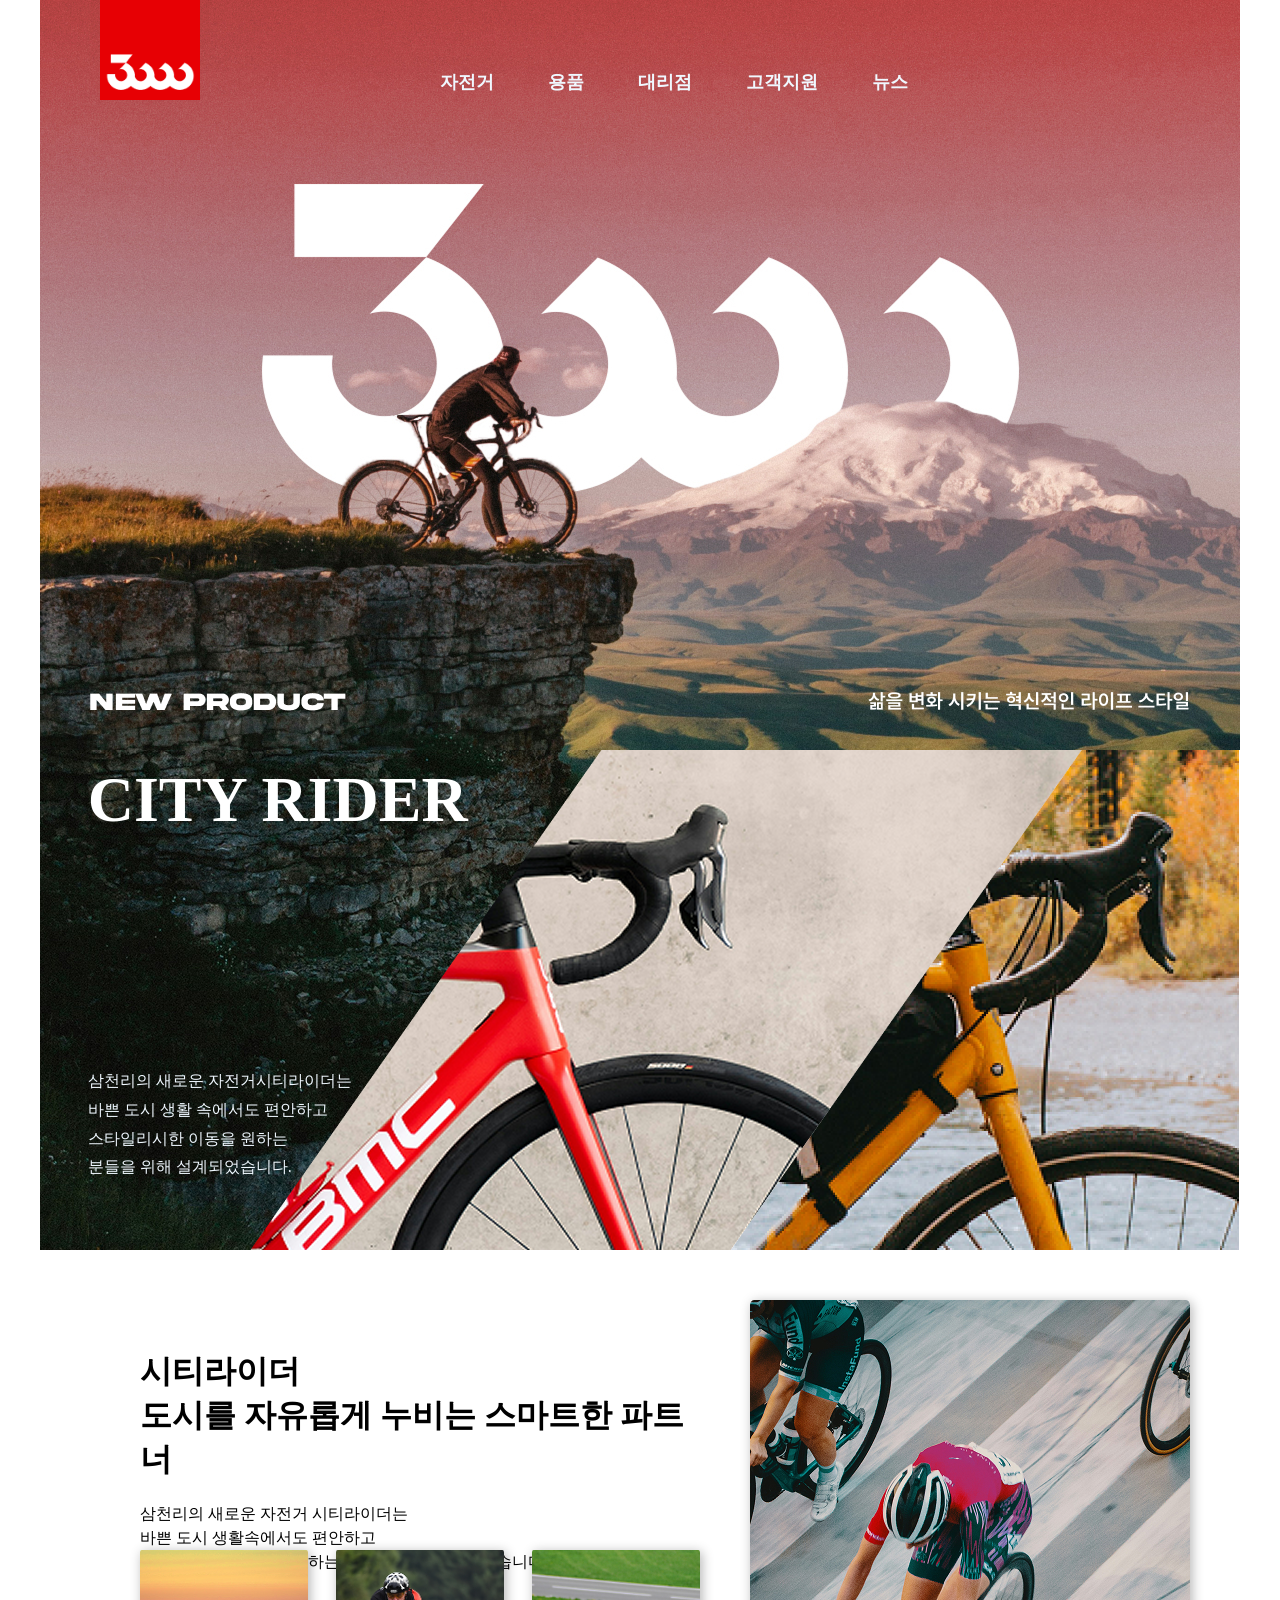
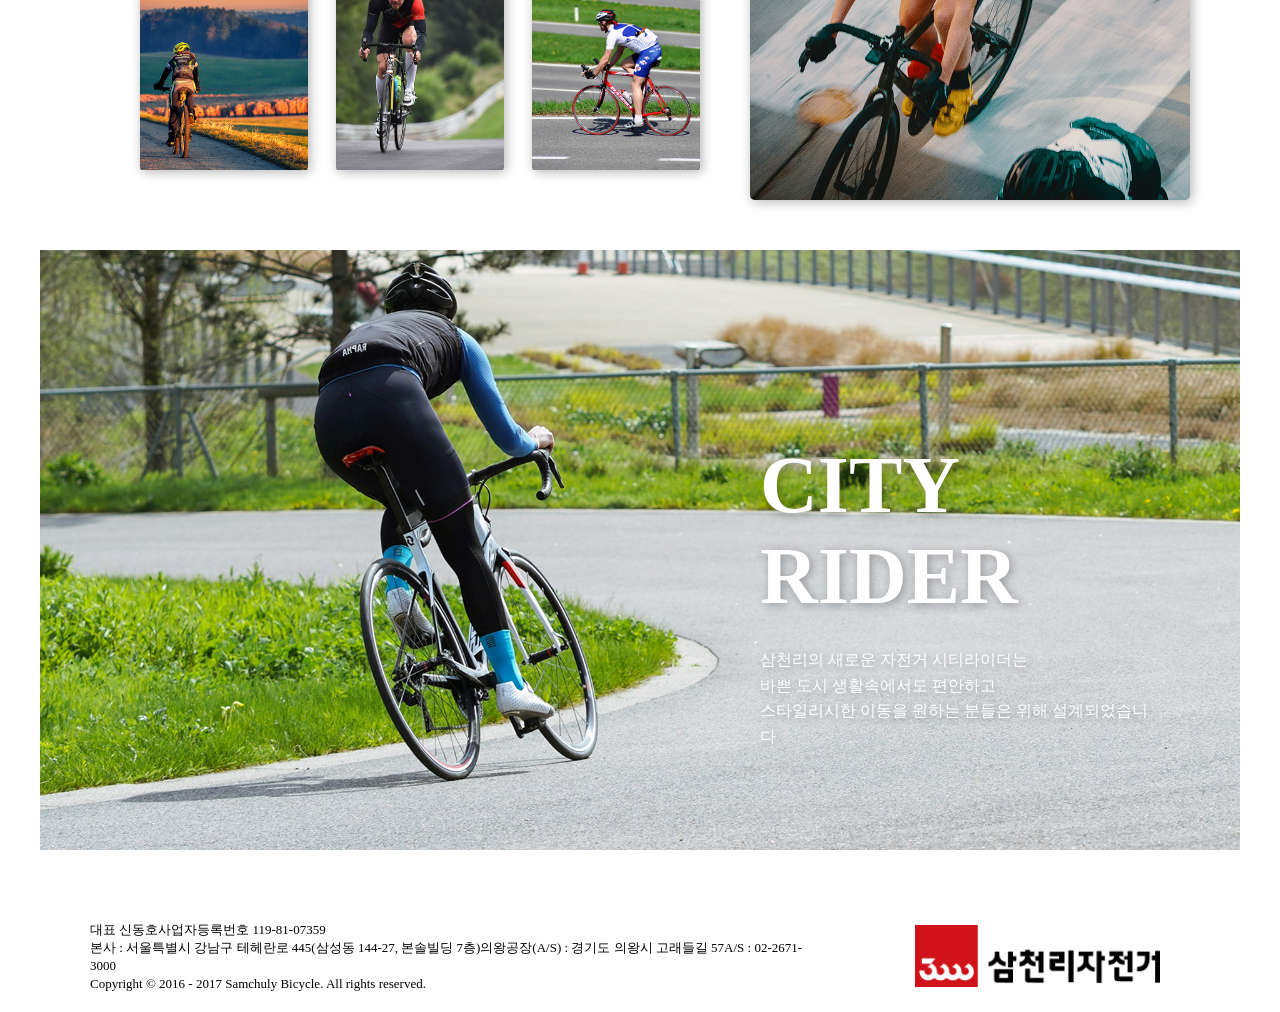
<file: project1_sever/index.html>
<!DOCTYPE html>
<html lang="en">
  <head>
    <meta charset="UTF-8" />
    <meta name="viewport" content="width=device-width, initial-scale=1.0" />
    <title>Document</title>
    <link rel="preconnect" href="https://fonts.googleapis.com" />
    <link rel="preconnect" href="https://fonts.gstatic.com" crossorigin />
    <link
      href="https://fonts.googleapis.com/css2?family=Black+Han+Sans&family=Noto+Sans+KR:wght@100..900&display=swap"
      rel="stylesheet"
    />
    <link rel="stylesheet" href="main.css" />
    <style></style>
  </head>

  <body>
    <div class="wrap">
      <main>
        <header class="wrap">
          <div class="logo"></div>
          <nav>
            <ul>
              <li>자전거</li>
              <li>용품</li>
              <li>대리점</li>
              <li>고객지원</li>
              <li>뉴스</li>
            </ul>
          </nav>
        </header>
      </main>
      <!--main 끝나는곳-->

      <div class="product">
        <div class="product_set">
          <div class="product_color">
            <img src="img/product_color3.jpg" />
            <div class="product_text">CITY RIDER</div>
            <div class="product_text2">
              삼천리의 새로운 자전거시티라이더는<br />
              바쁜 도시 생활 속에서도 편안하고<br />
              스타일리시한 이동을 원하는<br />
              분들을 위해 설계되었습니다.
            </div>
          </div>
          <div class="product_image"><img src="img/c2-2.png" /></div>
          <div class="product_image2"><img src="img/c3-3.png" /></div>
        </div>
      </div>
      <!--product 끝나는곳-->

      <div class="news">
        <div class="news_left">
          <div class="news_text">
            <h2>시티라이더<br />도시를 자유롭게 누비는 스마트한 파트너</h2>
            <p>
              삼천리의 새로운 자전거 시티라이더는 <br />바쁜 도시 생활속에서도
              편안하고 <br />스타일리시한 이동을 원하는 분들은 위해
              설계되었습니다
            </p>
          </div>
          <div class="news_image">
            <div class="news_image1"></div>
            <div class="news_image2"></div>
            <div class="news_image3"></div>
          </div>
        </div>

        <div class="news_right"></div>
      </div>
      <!--news 끝나는곳-->

      <div class="banner">
        <div class="banner_image2"></div>
        <div class="banner_text">
          CITY RIDER
          <p>
            삼천리의 새로운 자전거 시티라이더는 <br />바쁜 도시 생활속에서도
            편안하고 <br />스타일리시한 이동을 원하는 분들은 위해 설계되었습니다
          </p>
        </div>
      </div>

      <footer>
        <div class="footer_box">
          <div class="footer_text">
            <span
              >대표 신동호사업자등록번호 119-81-07359 <br />
              본사 : 서울특별시 강남구 테헤란로 445(삼성동 144-27, 본솔빌딩
              7층)의왕공장(A/S) : 경기도 의왕시 고래들길 57A/S : 02-2671-3000
              <br />
              Copyright © 2016 - 2017 Samchuly Bicycle. All rights
              reserved.</span
            >
          </div>
          <div class="footer_logo"></div>
        </div>
      </footer>
    </div>
    <!--warp 끝나는곳-->
  </body>
</html>
</file>
<file: project1_sever/main.css>
* {
  margin: 0;
  padding: 0;
  box-sizing: border-box;
}
a {
  color: black;
  text-decoration: none;
}
li {
  list-style: none;
}
.wrap {
  max-width: 1200px;
  margin: auto;
  font-family: "Pretendard";
}

main {
  background-image: url(img/bg3.jpg);
  background-repeat: no-repeat;
  width: 100%;
  height: 750px;
}

header {
  display: flex;
  justify-content: start;
  height: 100px;
}

.logo {
  background-image: url(img/logo.png);
  background-size: cover;
  height: 100px;
  width: 100px;
  margin-left: 5%;
}

nav {
  margin-left: 240px;
  padding-top: 70px;
}
nav ul {
  width: max-content;
  word-spacing: 50px;
}
nav li {
  display: inline-block;
  font-size: 1.125rem;
  font-weight: bold;
  color: aliceblue;
}

.product_set {
  position: relative;
  height: 500px;
  display: flex;
  justify-content: space-between;
}

.product_text {
  width: 400px;
  position: absolute;
  top: 10%; /* 상단 기준 위치 */
  left: 62%;
  transform: translate(-50%, -50%); /* 정중앙 정렬 */
  font-size: 4rem;
  font-weight: bold;
  color: rgb(255, 255, 255);
}

.product_text2 {
  width: 400px;
  position: absolute;
  top: 75%; /* 상단 기준 위치 */
  left: 62%;
  transform: translate(-50%, -50%); /* 정중앙 정렬 */
  color: aliceblue;
  font-size: 1rem;
  line-height: 180%;
}

.product_color {
  position: relative;
  z-index: 1;
  width: 33.3%;
}

.product_image {
  position: absolute;
  left: 210px;
  z-index: 2;
  width: 33.3%;
}

.product_image2 {
  position: relative;
  right: 110px;
  z-index: 3;
  width: 33.3%;
}

.news {
  height: 500px;
  display: flex;
  justify-content: space-between;
  margin: 50px;
}
.news_right {
  background-image: url(img/news_right2.jpg);
  width: 40%;
  border-radius: 1%;
  box-shadow: 2px 2px 12px rgba(8, 8, 8, 0.3);
}

.news_left {
  width: 60%;
}
.news_text {
  height: 150px;
  margin: 50px 50px;
}

.news_text h2 {
  font-size: 2rem;
  color: rgb(0, 0, 0);
}
.news_text p {
  font-size: 1rem;
  line-height: 150%;
  padding-top: 20px;
}

.news_image {
  height: 220px;
  margin: 0px 50px;
  display: flex;
  justify-content: space-between;
}
.news_image1,
.news_image2,
.news_image3 {
  background-repeat: no-repeat;
  background-size: cover;
  height: 100%;
  width: 30%;
  border-radius: 1%;
  box-shadow: 2px 2px 12px rgba(8, 8, 8, 0.3);
}

.news_image1 {
  background-image: url(img/news_image1-2.png);
  background-position: center;
}
.news_image2 {
  background-image: url(img/news_image2-2.png);
  background-position: center;
}
.news_image3 {
  background-image: url(img/news_image3-3.png);
  background-position: center;
}

.banner {
  position: relative;
  background-image: url(img/banner3.png);
  background-size: cover;
  background-position: bottom;
  height: 600px;
}
.banner_text {
  color: rgb(255, 255, 255);
  padding: 190px 720px;
  font-size: 5rem;
  font-weight: bolder;
  text-shadow: 2px 2px 10px rgba(0, 0, 0, 0.3);
}
.banner_text p {
  padding-top: 25px;
  line-height: 160%;
  width: 400px;
  font-size: 1rem;
  font-weight: 400;
}

.banner_image2 {
  position: absolute;
  top: 100px; /* 수직 위치 조정 */
  left: 200px; /* 수평 위치 조정 */
  width: 400px;
  height: 250px;
  background-size: cover;
}

footer {
  height: 150px;
  padding: 15px 0px;
}
.footer_box {
  display: flex;
  flex-direction: row;
  align-items: center;
  height: auto; /* 부모 요소의 높이를 자동으로 조정 */
  padding: 20px 0; /* 여백 추가 */
}

.footer_text {
  margin-left: 50px;
  margin-right: 100px;
  padding-top: 35px;
}

.footer_text span {
  font-size: 13px;
  line-height: 120%;
}

.footer_logo {
  height: 63px;
  width: 250px;
  background-image: url(img/footer_logo.png);
  background-repeat: no-repeat;
  background-size: contain;
  margin-right: 80px;
  margin-top: 35px;
}

@media screen and (max-width: 600px) {
  .wrap {
    max-width: 100%;
    padding: 0 20px;
  }

  header {
    flex-direction: row;
    justify-content: start;
    align-items: center;
    height: auto;
    text-align: left;
  }

  .logo {
    width: 60px;
    height: 60px;
    margin-left: 5%;
    position: absolute;
    top: 0px;
    left: 20px;
  }

  nav {
    margin-left: 110px;
    padding-top: 32px;
  }

  nav ul {
    display: flex;
    align-items: center;
    gap: 20px;
  }

  nav li {
    font-size: 1.4rem;
  }

  main {
    height: 400px;
    background-image: url(img/mobile-bg.png);
    background-size: cover;
    background-position: left;
  }

  .product_set {
    flex-direction: column;
    align-items: center;
    height: auto; /* 높이 자동 조정 */
  }

  .product_color,
  .product_image,
  .product_image2 {
    width: 100%;
    max-width: 100%; /* 최대 너비 제한 */
    position: static; /* absolute 제거 */
  }

  .product_color {
    z-index: 1;
    position: relative; /* 상대적인 위치 지정 */
  }

  .product_text {
    z-index: 3;
    color: black;
    text-align: center; /* 텍스트 가운데 정렬 */
    position: absolute; /* 절대 위치 */
    top: 30%; /* 상단 위치 조정 */
    left: 21%;
    transform: translateX(-50%); /* 수평 가운데 정렬 */
    color: rgb(255, 255, 255);
    font-size: 1.75rem;
  }

  .product_text2 {
    z-index: 2;
    color: black;
    position: absolute; /* 절대 위치 */
    top: 30%; /* 상단 위치 조정 */
    left: 85%;
    transform: translateX(-50%); /* 수평 가운데 정렬 */
    font-size: 0.9rem; /* 작은 텍스트 크기 */
    line-height: 1.6; /* 줄 간격 조정 */
    color: rgb(255, 255, 255);
  }

  .product_color img {
    content: url(img/product_color5.jpg);
  }

  .product_image img {
    content: url("img/mobile-product1.jpg"); /* 첫 번째 이미지 */
  }

  .product_image2 img {
    content: url("img/123456.jpg"); /* 두 번째 이미지 */
  }

  .product_color img,
  .product_image img,
  .product_image2 img {
    max-width: 100%; /* 이미지가 컨테이너를 벗어나지 않도록 */
    height: auto; /* 비율 유지 */
  }

  .news {
    flex-direction: column;
    height: auto;
    margin: 0px;
  }

  .news_right {
    width: 100%;
    height: 600px;
    background-size: cover;
    background-position: top;
    border-radius: 0%;
    box-shadow: none;
  }

  .news_left {
    width: 100%;
    text-align: center;
  }

  .news_text h2 {
    font-size: 1.75rem;
  }

  .news_text p {
    font-size: 1em;
  }

  .news_image {
    gap: 10px;
    align-items: center;
  }

  .news_image1,
  .news_image2,
  .news_image3 {
    width: 80%;
    height: 150px;
  }

  .banner {
    height: 300px;
    background-size: cover;
  }

  .banner_text {
    padding: 100px 20px;
    text-align: center;
    font-size: 3rem;
    color: rgb(255, 255, 255);
  }

  .banner_text p {
    font-size: 0.875rem;
    width: 100%;
  }

  .banner_image2 {
    display: none;
  }

  footer {
    text-align: center;
  }

  .footer_box {
    flex-direction: column; /* 모바일에서는 수평 배치 */
    justify-content: center; /* 중앙 정렬 */
  }

  .footer_logo {
    margin: 35px 0;
    width: 150px; /* 모바일에서는 로고 크기 축소 */
  }
}

@media screen and (max-width: 600px) {
  .product_color {
    height: px; /* 원하는 높이 값으로 변경 */
  }
}

@media screen and (max-width: 500px) {
  .product_text {
    z-index: 3;
    color: black;
    text-align: center; /* 텍스트 가운데 정렬 */
    position: absolute; /* 절대 위치 */
    top: 30%; /* 상단 위치 조정 */
    left: 17%;
    transform: translateX(-50%); /* 수평 가운데 정렬 */
    color: rgb(255, 255, 255);
    font-size: 1rem;
  }

  .product_text2 {
    z-index: 2;
    color: black;
    position: absolute; /* 절대 위치 */
    top: 30%; /* 상단 위치 조정 */
    left: 85%;
    transform: translateX(-50%); /* 수평 가운데 정렬 */
    font-size: 0.7rem; /* 작은 텍스트 크기 */
    line-height: 1.6; /* 줄 간격 조정 */
    color: rgb(255, 255, 255);
  }
}
</file>
